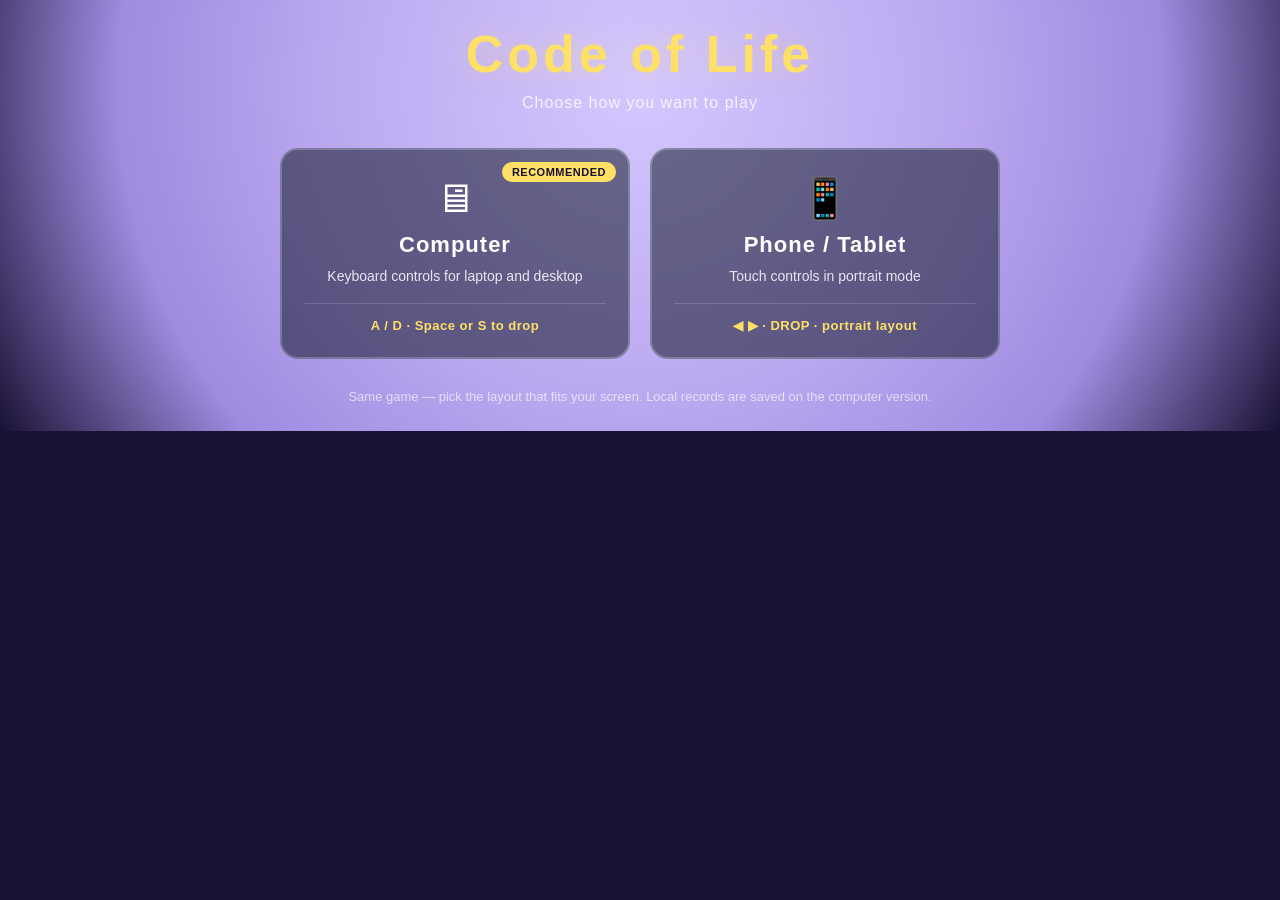
<file: index.html>
<!doctype html>
<html lang="en">
  <head>
    <meta charset="UTF-8" />
    <meta name="viewport" content="width=device-width, initial-scale=1.0" />
    <meta name="theme-color" content="#1a1235" />
    <title>Code of Life</title>
    <link rel="stylesheet" href="./chooser.css" />
  </head>
  <body>
    <main id="chooser">
      <h1 id="chooser-title">Code of Life</h1>
      <p id="chooser-subtitle">Choose how you want to play</p>

      <div id="chooser-cards">
        <a class="chooser-card" href="./desktop/" id="card-desktop">
          <div class="card-icon">🖥</div>
          <div class="card-title">Computer</div>
          <div class="card-desc">Keyboard controls for laptop and desktop</div>
          <div class="card-controls">A / D · Space or S to drop</div>
        </a>

        <a class="chooser-card" href="./phone/" id="card-phone">
          <div class="card-icon">📱</div>
          <div class="card-title">Phone / Tablet</div>
          <div class="card-desc">Touch controls in portrait mode</div>
          <div class="card-controls">◀ ▶ · DROP · portrait layout</div>
        </a>
      </div>

      <p id="chooser-hint">Same game — pick the layout that fits your screen. Local records are saved on the computer version.</p>
    </main>

    <script>
      (function () {
        var isMobile = /Android|iPhone|iPad|iPod|Mobile/i.test(navigator.userAgent);
        if (isMobile) {
          document.getElementById("card-phone").classList.add("recommended");
        } else {
          document.getElementById("card-desktop").classList.add("recommended");
        }
      })();
    </script>
  </body>
</html>
</file>
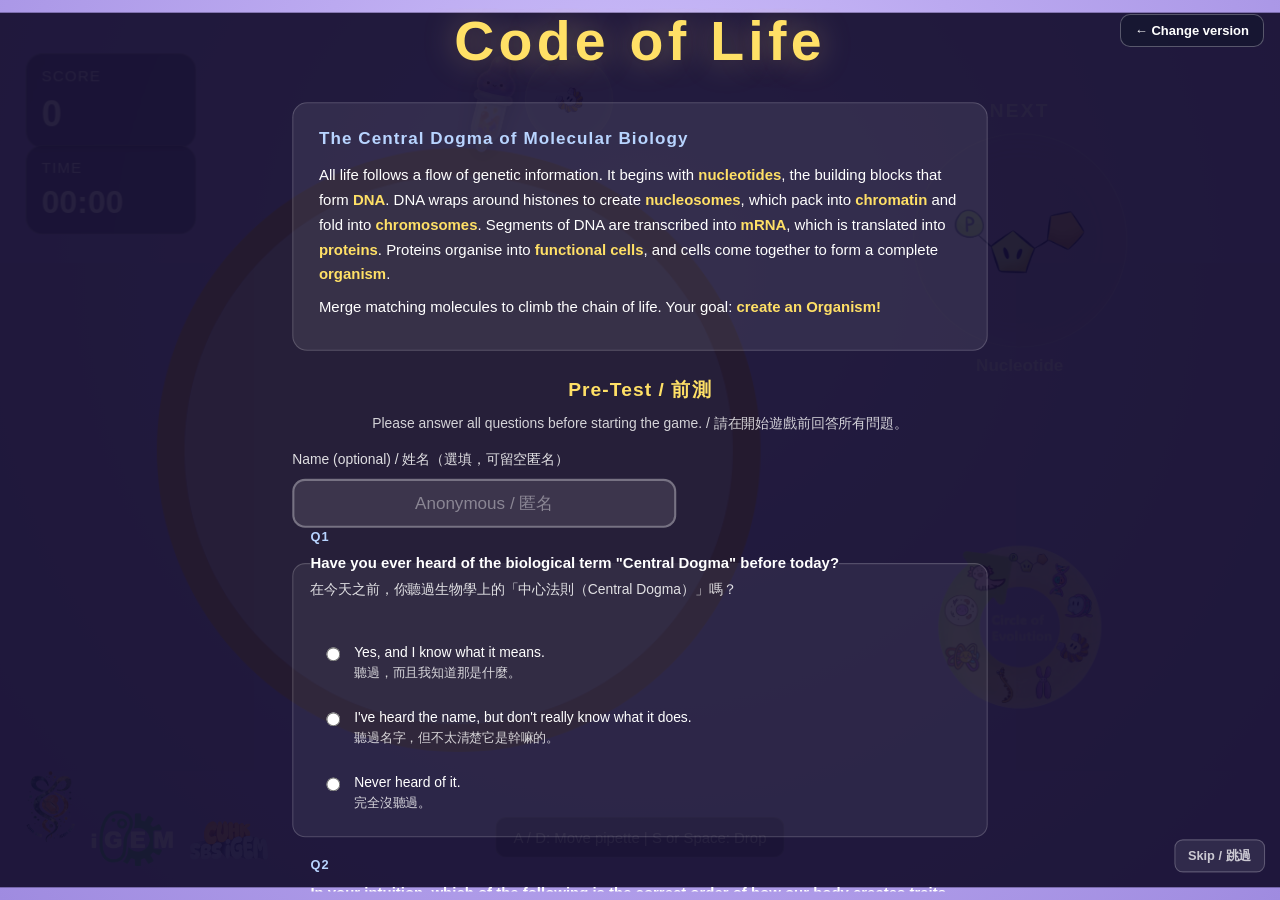
<file: desktop/index.html>
<!doctype html>
<html lang="en">
  <head>
    <meta charset="UTF-8" />
    <meta name="viewport" content="width=device-width, initial-scale=1.0" />
    <title>Code of Life</title>
    <link rel="stylesheet" href="./remake.css" />
  </head>
  <body>
    <div id="app">
      <div id="app-inner">

      <!-- ===== START SCREEN ===== -->
      <div id="start-overlay" class="active">
        <div id="start-content">
          <div id="start-title">Code of Life</div>

          <div id="edu-note">
            <div id="edu-heading">The Central Dogma of Molecular Biology</div>
            <p>
              All life follows a flow of genetic information. It begins with
              <strong>nucleotides</strong>, the building blocks that form
              <strong>DNA</strong>. DNA wraps around histones to create
              <strong>nucleosomes</strong>, which pack into
              <strong>chromatin</strong> and fold into
              <strong>chromosomes</strong>. Segments of DNA are transcribed into
              <strong>mRNA</strong>, which is translated into
              <strong>proteins</strong>. Proteins organise into
              <strong>functional cells</strong>, and cells come together to form
              a complete <strong>organism</strong>.
            </p>
            <p>
              Merge matching molecules to climb the chain of life.
              Your goal: <strong>create an Organism!</strong>
            </p>
          </div>

          <div id="pretest-section">
            <div id="pretest-heading">Pre-Test / 前測</div>
            <p class="survey-intro">Please answer all questions before starting the game. / 請在開始遊戲前回答所有問題。</p>

            <div id="username-section">
              <label id="username-label" for="username-input">Name (optional) / 姓名（選填，可留空匿名）</label>
              <input id="username-input" type="text" placeholder="Anonymous / 匿名" maxlength="20" autocomplete="off" />
            </div>

            <div id="pretest-questions"></div>
            <p id="pretest-error" class="survey-error" hidden>Please answer all pre-test questions. / 請回答所有前測問題。</p>
          </div>

          <div id="ranking-section">
            <div id="ranking-heading">Local Records</div>
            <div id="ranking-list"></div>
          </div>

          <button id="start-btn" type="button">Start Game / 開始遊戲</button>
        </div>
        <button id="pretest-skip-btn" class="survey-skip-btn" type="button">Skip / 跳過</button>
      </div>

      <!-- ===== HUD ===== -->
      <div id="score-panel" class="hud">
        <div class="label">SCORE</div>
        <div id="score-value">0</div>
      </div>

      <div id="timer-panel" class="hud">
        <div class="label">TIME</div>
        <div id="timer-value">00:00</div>
      </div>

      <div id="evolution-panel" class="hud">
        <div id="next-fruit-evolution-wrap">
          <div id="next-fruit-evolution-label">Next</div>
          <div id="next-fruit-evolution-bubble">
            <div id="next-fruit-evolution-img"></div>
          </div>
          <div id="next-fruit-evolution-name"></div>
        </div>
        <div id="evolution-placeholder"></div>
      </div>

      <div id="controls-hint" class="hud">A / D: Move pipette | S or Space: Drop</div>

      <div id="logos-corner" class="hud">
        <img id="logo1" src="../design/logo1.png" alt="Logo 1" />
        <img id="logo2" src="../design/logo2.png" alt="Logo 2" />
        <img id="logo3" src="../design/logo3.png" alt="Logo 3" />
      </div>

      <div id="game-root"></div>

      <div id="pipette-wrapper">
        <img id="pipette" src="../design/pipette.png" alt="pipette" />
        <div id="next-fruit-bubble">
          <div id="next-fruit"></div>
        </div>
      </div>

      <!-- ===== WARNING ===== -->
      <div id="warning-overlay">
        <div id="warning-content">
          <div id="warning-title">WARNING</div>
          <div id="warning-timer">10</div>
        </div>
      </div>

      <!-- ===== GAME OVER ===== -->
      <div id="gameover-overlay">
        <div id="gameover-content">
          <div id="gameover-title">GAME OVER</div>
          <div id="gameover-score-label">Your Score</div>
          <div id="final-score">0</div>
          <button id="gameover-continue-btn" class="restart-btn" type="button">Continue to Post-Test / 繼續後測</button>
        </div>
      </div>

      <!-- ===== WIN ===== -->
      <div id="win-overlay">
        <div id="win-content">
          <div id="win-title">YOU WIN!</div>
          <div id="win-subtitle">Organism Created</div>
          <div id="win-time-label">Time</div>
          <div id="win-time">00:00</div>
          <div id="win-score-label">Score</div>
          <div id="win-score">0</div>
          <button id="win-continue-btn" class="restart-btn" type="button">Continue to Post-Test / 繼續後測</button>
        </div>
      </div>

      <!-- ===== POST-TEST ===== -->
      <div id="posttest-overlay">
        <div id="posttest-content">
          <div id="posttest-heading">Post-Test / 後測</div>
          <p class="survey-intro">Thank you for playing! Please answer these questions. / 感謝遊玩！請回答以下問題。</p>
          <div id="posttest-questions"></div>
          <p id="posttest-error" class="survey-error" hidden>Please answer all post-test questions. / 請回答所有後測問題。</p>
          <p id="posttest-status" class="survey-status" hidden></p>
          <button id="posttest-submit-btn" class="restart-btn" type="button">Submit / 提交</button>
        </div>
        <button id="posttest-skip-btn" class="survey-skip-btn" type="button">Skip / 跳過</button>
      </div>

      <!-- ===== THANK YOU ===== -->
      <div id="thankyou-overlay">
        <div id="thankyou-content">
          <div id="thankyou-title">Thank You! / 感謝參與</div>
          <p id="thankyou-message">Your responses have been recorded.</p>
          <button id="thankyou-restart-btn" class="restart-btn" type="button" onclick="location.reload()">Play Again / 再玩一次</button>
        </div>
      </div>

      </div>
    </div>

    <a class="version-link" href="../">← Change version</a>

    <script src="../lib/matter.min.js"></script>
    <script src="../lib/survey.js"></script>
    <script src="./remake.js"></script>
  </body>
</html>
</file>
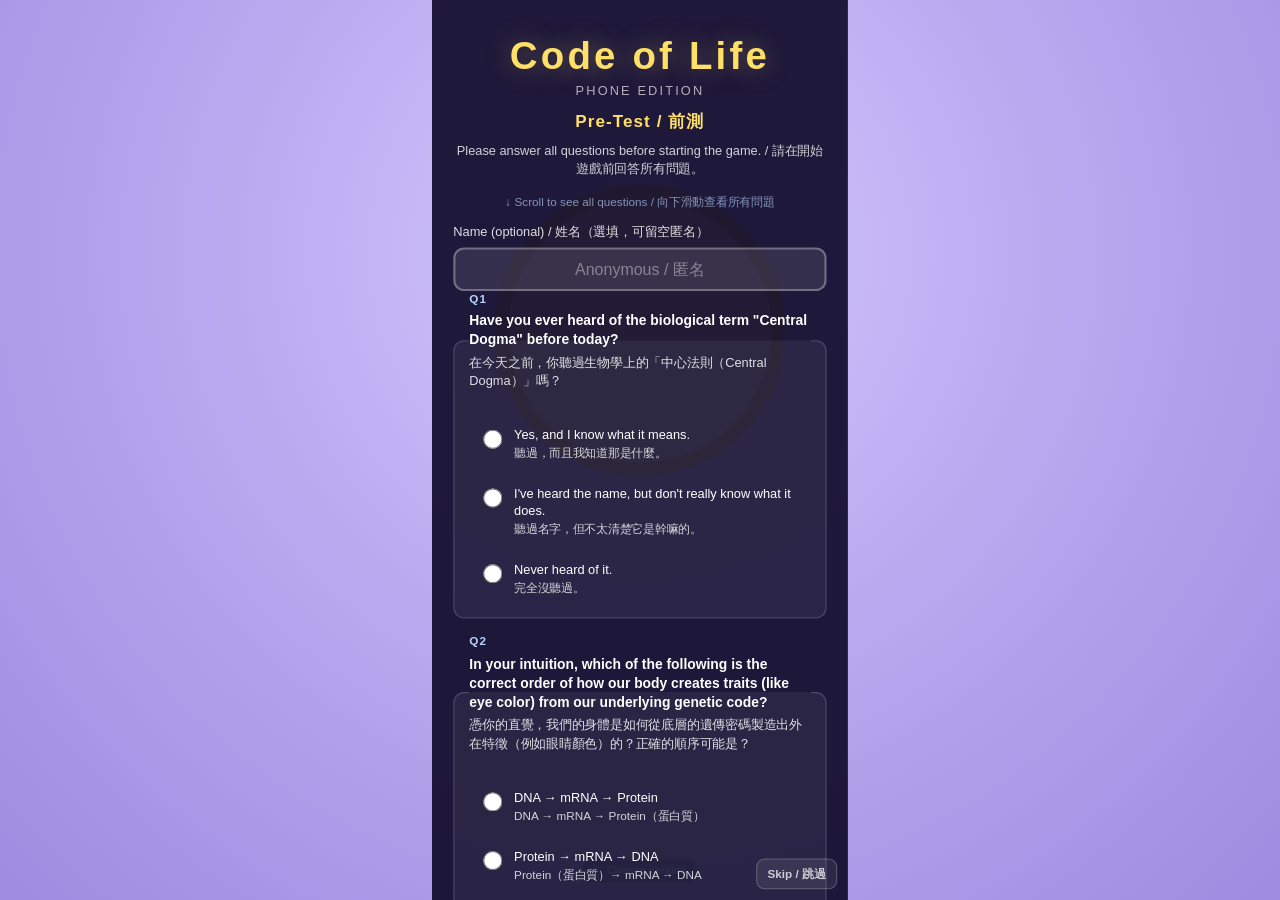
<file: phone/index.html>
<!doctype html>
<html lang="en">
  <head>
    <meta charset="UTF-8" />
    <meta
      name="viewport"
      content="width=device-width, initial-scale=1.0, maximum-scale=1.0, user-scalable=no, viewport-fit=cover"
    />
    <meta name="apple-mobile-web-app-capable" content="yes" />
    <meta name="apple-mobile-web-app-title" content="Code of Life" />
    <meta name="mobile-web-app-capable" content="yes" />
    <meta name="theme-color" content="#1a1235" />
    <title>Code of Life — Phone</title>
    <link rel="stylesheet" href="./phone.css" />
  </head>
  <body>
    <div id="app">
      <div id="app-scale">
      <div id="app-inner">

      <!-- ===== START SCREEN ===== -->
      <div id="start-overlay" class="active">
        <div id="start-content">
          <div id="start-title">Code of Life</div>
          <div id="start-subtitle">Phone Edition</div>

          <div id="pretest-section">
            <div id="pretest-heading">Pre-Test / 前測</div>
            <p class="survey-intro">Please answer all questions before starting the game. / 請在開始遊戲前回答所有問題。</p>
            <p class="survey-scroll-hint">↓ Scroll to see all questions / 向下滑動查看所有問題</p>

            <div id="username-section">
              <label id="username-label" for="username-input">Name (optional) / 姓名（選填，可留空匿名）</label>
              <input id="username-input" type="text" placeholder="Anonymous / 匿名" maxlength="20" autocomplete="off" />
            </div>

            <div id="pretest-questions"></div>
            <p id="pretest-error" class="survey-error" hidden>Please answer all pre-test questions. / 請回答所有前測問題。</p>
          </div>

          <button id="start-btn" type="button">Start Game / 開始遊戲</button>

          <details id="edu-note">
            <summary id="edu-heading">How to play / 遊戲說明</summary>
            <p>
              Merge matching molecules to climb the chain of life — from
              <strong>nucleotides</strong> to a complete <strong>organism</strong>.
            </p>
            <p>
              Your goal: <strong>create an Organism!</strong>
            </p>
          </details>
        </div>
        <button id="pretest-skip-btn" class="survey-skip-btn" type="button">Skip / 跳過</button>
      </div>

      <!-- ===== HUD ===== -->
      <div id="hud-top">
        <div id="score-panel" class="hud">
          <div class="label">SCORE</div>
          <div id="score-value">0</div>
        </div>

        <div id="timer-panel" class="hud">
          <div class="label">TIME</div>
          <div id="timer-value">00:00</div>
        </div>
      </div>

      <div id="evolution-panel" class="hud">
        <div id="next-fruit-evolution-label">Next</div>
        <div id="next-fruit-evolution-bubble">
          <div id="next-fruit-evolution-img"></div>
        </div>
        <div id="next-fruit-evolution-name"></div>
      </div>

      <div id="game-root"></div>

      <div id="phone-footer" class="hud">
        <div id="logos-corner">
          <img id="logo1" src="../design/logo1.png" alt="Logo 1" />
          <img id="logo2" src="../design/logo2.png" alt="Logo 2" />
          <img id="logo3" src="../design/logo3.png" alt="Logo 3" />
        </div>
        <div id="evolution-placeholder" aria-hidden="true"></div>
      </div>

      <div id="pipette-wrapper">
        <img id="pipette" src="../design/pipette.png" alt="pipette" />
        <div id="next-fruit-bubble">
          <div id="next-fruit"></div>
        </div>
      </div>

      <!-- ===== TOUCH CONTROLS ===== -->
      <div id="touch-controls">
        <button id="btn-left" class="touch-btn" aria-label="Rotate left">◀</button>
        <button id="btn-drop" class="touch-btn touch-btn-drop" aria-label="Drop">DROP</button>
        <button id="btn-right" class="touch-btn" aria-label="Rotate right">▶</button>
      </div>

      <!-- ===== WARNING ===== -->
      <div id="warning-overlay">
        <div id="warning-content">
          <div id="warning-title">WARNING</div>
          <div id="warning-timer">10</div>
        </div>
      </div>

      <!-- ===== GAME OVER ===== -->
      <div id="gameover-overlay">
        <div id="gameover-content">
          <div id="gameover-title">GAME OVER</div>
          <div id="gameover-score-label">Your Score</div>
          <div id="final-score">0</div>
          <button id="gameover-continue-btn" class="restart-btn" type="button">Continue to Post-Test / 繼續後測</button>
        </div>
      </div>

      <!-- ===== WIN ===== -->
      <div id="win-overlay">
        <div id="win-content">
          <div id="win-title">YOU WIN!</div>
          <div id="win-subtitle">Organism Created</div>
          <div id="win-time-label">Time</div>
          <div id="win-time">00:00</div>
          <div id="win-score-label">Score</div>
          <div id="win-score">0</div>
          <button id="win-continue-btn" class="restart-btn" type="button">Continue to Post-Test / 繼續後測</button>
        </div>
      </div>

      <!-- ===== POST-TEST ===== -->
      <div id="posttest-overlay">
        <div id="posttest-content">
          <div id="posttest-heading">Post-Test / 後測</div>
          <p class="survey-intro">Thank you for playing! Please answer these questions. / 感謝遊玩！請回答以下問題。</p>
          <p class="survey-scroll-hint">↓ Scroll to see all questions / 向下滑動查看所有問題</p>
          <div id="posttest-questions"></div>
          <p id="posttest-error" class="survey-error" hidden>Please answer all post-test questions. / 請回答所有後測問題。</p>
          <p id="posttest-status" class="survey-status" hidden></p>
          <button id="posttest-submit-btn" class="restart-btn" type="button">Submit / 提交</button>
        </div>
        <button id="posttest-skip-btn" class="survey-skip-btn" type="button">Skip / 跳過</button>
      </div>

      <!-- ===== THANK YOU ===== -->
      <div id="thankyou-overlay">
        <div id="thankyou-content">
          <div id="thankyou-title">Thank You! / 感謝參與</div>
          <p id="thankyou-message">Your responses have been recorded.</p>
          <button id="thankyou-restart-btn" class="restart-btn" type="button" onclick="location.reload()">Play Again / 再玩一次</button>
        </div>
      </div>

      <a class="version-link" href="../">← Change version</a>
      </div>
      </div>
    </div>

    <script src="../lib/matter.min.js"></script>
    <script src="../lib/survey.js"></script>
    <script src="./phone.js"></script>
  </body>
</html>
</file>
<file: chooser.css>
* {
  box-sizing: border-box;
}

html, body {
  margin: 0;
  min-height: 100%;
  font-family: Arial, sans-serif;
  color: #ffffff;
  background: #1a1235;
}

body {
  display: flex;
  align-items: center;
  justify-content: center;
  padding: 24px;
  background: radial-gradient(circle at 50% 20%, #d4c8ff 0%, #bba9f0 42%, #9f8be0 72%, #1a1235 100%);
}

#chooser {
  width: 100%;
  max-width: 720px;
  text-align: center;
}

#chooser-title {
  margin: 0;
  font-size: clamp(36px, 8vw, 52px);
  font-weight: 900;
  letter-spacing: 4px;
  color: #ffe066;
  text-shadow: 0 0 30px rgba(255, 224, 102, 0.35);
}

#chooser-subtitle {
  margin: 10px 0 0;
  font-size: 16px;
  opacity: 0.8;
  letter-spacing: 1px;
}

#chooser-cards {
  display: grid;
  grid-template-columns: repeat(auto-fit, minmax(260px, 1fr));
  gap: 20px;
  margin-top: 36px;
}

.chooser-card {
  position: relative;
  display: block;
  padding: 28px 22px 24px;
  border-radius: 18px;
  text-decoration: none;
  color: inherit;
  background: rgba(18, 22, 42, 0.55);
  border: 2px solid rgba(255, 255, 255, 0.22);
  backdrop-filter: blur(4px);
  transition: transform 0.15s ease, border-color 0.15s ease, box-shadow 0.15s ease;
}

.chooser-card:hover {
  transform: translateY(-4px);
  border-color: rgba(255, 224, 102, 0.55);
  box-shadow: 0 10px 32px rgba(0, 0, 0, 0.25);
}

.chooser-card.recommended::after {
  content: "Recommended";
  position: absolute;
  top: 12px;
  right: 12px;
  padding: 4px 10px;
  border-radius: 999px;
  font-size: 11px;
  font-weight: 700;
  letter-spacing: 0.5px;
  text-transform: uppercase;
  color: #1a1230;
  background: #ffe066;
}

.card-icon {
  font-size: 40px;
  line-height: 1;
}

.card-title {
  margin-top: 14px;
  font-size: 22px;
  font-weight: 800;
  letter-spacing: 1px;
}

.card-desc {
  margin-top: 8px;
  font-size: 14px;
  line-height: 1.5;
  opacity: 0.85;
}

.card-controls {
  margin-top: 16px;
  padding-top: 14px;
  border-top: 1px solid rgba(255, 255, 255, 0.15);
  font-size: 13px;
  font-weight: 600;
  color: #ffe066;
  letter-spacing: 0.5px;
}

#chooser-hint {
  margin: 28px 0 0;
  font-size: 13px;
  opacity: 0.65;
  line-height: 1.5;
}
</file>
<file: desktop/remake.css>
* {
  box-sizing: border-box;
}

.version-link {
  position: fixed;
  top: 14px;
  right: 16px;
  z-index: 400;
  padding: 8px 14px;
  border-radius: 10px;
  font-size: 13px;
  font-weight: 600;
  color: #ffffff;
  text-decoration: none;
  background: rgba(18, 22, 42, 0.55);
  border: 1px solid rgba(255, 255, 255, 0.28);
  backdrop-filter: blur(2px);
}

.version-link:hover {
  border-color: #ffe066;
  color: #ffe066;
}

html, body {
  margin: 0;
  padding: 0;
  width: 100%;
  height: 100%;
  overflow: hidden;
  border: none;
  outline: none;
  font-family: Arial, sans-serif;
  background: #1a1235;
  color: #ffffff;
}

#app {
  position: fixed;
  inset: 0;
  display: flex;
  align-items: center;
  justify-content: center;
  overflow: hidden;
  border: none;
  outline: none;
  background: radial-gradient(circle at 50% 30%, #d4c8ff 0%, #bba9f0 45%, #9f8be0 100%);
}

#app-inner {
  position: relative;
  width: 1200px;
  height: 820px;
  flex-shrink: 0;
  transform-origin: center center;
}

#game-root {
  position: absolute;
  inset: 0;
}

/* ===== Start screen ===== */

#start-overlay {
  position: absolute;
  inset: 0;
  z-index: 300;
  background: rgba(20, 14, 46, 0.92);
  display: flex;
  align-items: center;
  justify-content: center;
  opacity: 0;
  pointer-events: none;
  transition: opacity 0.4s ease;
}

#start-overlay.active {
  opacity: 1;
  pointer-events: auto;
}

#start-content {
  text-align: center;
  max-width: 700px;
  padding: 0 24px 32px;
  max-height: 92vh;
  overflow-y: auto;
}

#start-title {
  font-size: 52px;
  font-weight: 900;
  letter-spacing: 4px;
  color: #ffe066;
  text-shadow: 0 0 30px rgba(255, 224, 102, 0.35);
}

#start-subtitle {
  margin-top: 6px;
  font-size: 18px;
  opacity: 0.7;
  letter-spacing: 2px;
}

#edu-note {
  margin-top: 28px;
  padding: 20px 24px;
  border-radius: 14px;
  background: rgba(255, 255, 255, 0.08);
  border: 1px solid rgba(255, 255, 255, 0.18);
  text-align: left;
  line-height: 1.65;
  font-size: 14px;
}

#edu-heading {
  font-size: 16px;
  font-weight: 700;
  letter-spacing: 1px;
  margin-bottom: 10px;
  color: #b8d4ff;
}

#edu-note p {
  margin: 8px 0;
}

#edu-note strong {
  color: #ffe066;
}

#ranking-section {
  margin-top: 24px;
}

#ranking-heading {
  font-size: 16px;
  font-weight: 700;
  letter-spacing: 1.5px;
  text-transform: uppercase;
  margin-bottom: 10px;
  opacity: 0.85;
}

#ranking-list {
  display: flex;
  flex-direction: column;
  gap: 4px;
  max-height: 160px;
  overflow-y: auto;
}

.rank-row {
  display: flex;
  justify-content: space-between;
  padding: 6px 16px;
  border-radius: 8px;
  background: rgba(255, 255, 255, 0.07);
  font-size: 14px;
  font-variant-numeric: tabular-nums;
}

.rank-row .rank-pos {
  width: 30px;
  text-align: left;
  font-weight: 700;
  color: #ffe066;
}

.rank-row .rank-name {
  flex: 1;
  text-align: left;
  overflow: hidden;
  text-overflow: ellipsis;
  white-space: nowrap;
}

.rank-row .rank-result {
  width: 50px;
  text-align: center;
}

.rank-row .rank-score {
  width: 80px;
  text-align: right;
}

.rank-row .rank-time {
  width: 80px;
  text-align: right;
}

.rank-empty {
  font-size: 14px;
  opacity: 0.5;
  padding: 8px 0;
}

#username-section {
  margin-top: 16px;
  text-align: left;
}

#username-label {
  display: block;
  margin-bottom: 8px;
  font-size: 13px;
  opacity: 0.85;
  line-height: 1.4;
}

#username-input {
  width: 100%;
  max-width: 360px;
  padding: 12px 18px;
  font-size: 16px;
  font-weight: 600;
  text-align: center;
  color: #ffffff;
  background: rgba(255, 255, 255, 0.1);
  border: 2px solid rgba(255, 255, 255, 0.3);
  border-radius: 12px;
  outline: none;
  transition: border-color 0.2s ease;
}

#username-input::placeholder {
  color: rgba(255, 255, 255, 0.4);
  font-weight: 400;
}

#username-input:focus {
  border-color: #ffe066;
}

#start-btn {
  margin-top: 20px;
  padding: 14px 64px;
  font-size: 22px;
  font-weight: 800;
  letter-spacing: 4px;
  color: #1a1230;
  background: linear-gradient(135deg, #ffe066, #ffb347);
  border: none;
  border-radius: 14px;
  cursor: pointer;
  transition: transform 0.15s ease, box-shadow 0.15s ease;
  box-shadow: 0 4px 20px rgba(255, 224, 102, 0.35);
}

#start-btn:hover {
  transform: scale(1.06);
  box-shadow: 0 6px 28px rgba(255, 224, 102, 0.5);
}

/* ===== Pre/Post survey ===== */

#pretest-section,
#posttest-content {
  text-align: left;
}

#pretest-heading,
#posttest-heading {
  margin-top: 24px;
  font-size: 18px;
  font-weight: 800;
  letter-spacing: 1px;
  color: #ffe066;
  text-align: center;
}

.survey-intro {
  margin: 10px 0 16px;
  font-size: 13px;
  opacity: 0.8;
  line-height: 1.5;
  text-align: center;
}

.survey-question {
  margin: 0 0 18px;
  padding: 14px 16px;
  border: 1px solid rgba(255, 255, 255, 0.18);
  border-radius: 12px;
  background: rgba(255, 255, 255, 0.06);
}

.survey-legend {
  display: flex;
  flex-direction: column;
  gap: 6px;
  margin-bottom: 10px;
  padding: 0;
  font-size: 14px;
  line-height: 1.45;
}

.survey-q-num {
  font-size: 12px;
  font-weight: 800;
  letter-spacing: 1px;
  color: #b8d4ff;
  text-transform: uppercase;
}

.survey-q-en {
  font-weight: 600;
}

.survey-q-zh {
  opacity: 0.85;
  font-size: 13px;
}

.survey-option {
  display: flex;
  align-items: flex-start;
  gap: 10px;
  margin-top: 8px;
  padding: 8px 10px;
  border-radius: 8px;
  cursor: pointer;
  transition: background 0.15s ease;
}

.survey-option:hover {
  background: rgba(255, 255, 255, 0.06);
}

.survey-option input {
  margin-top: 4px;
  flex-shrink: 0;
}

.survey-option-text {
  display: flex;
  flex-direction: column;
  gap: 2px;
  font-size: 13px;
  line-height: 1.4;
}

.survey-opt-zh {
  opacity: 0.8;
  font-size: 12px;
}

.survey-error {
  margin-top: 10px;
  color: #ff8f8f;
  font-size: 13px;
  text-align: center;
}

.survey-status {
  margin-top: 10px;
  font-size: 13px;
  text-align: center;
  opacity: 0.9;
}

#posttest-overlay,
#thankyou-overlay {
  position: absolute;
  inset: 0;
  z-index: 260;
  pointer-events: none;
  opacity: 0;
  transition: opacity 0.4s ease;
  background: rgba(20, 14, 46, 0.94);
  display: flex;
  align-items: flex-start;
  justify-content: center;
  overflow-y: auto;
}

#posttest-overlay.active,
#thankyou-overlay.active {
  opacity: 1;
  pointer-events: auto;
}

#posttest-content {
  width: 100%;
  max-width: 720px;
  padding: 32px 24px 40px;
}

#thankyou-content {
  text-align: center;
  padding: 48px 24px;
  margin: auto;
}

#thankyou-title {
  font-size: 42px;
  font-weight: 900;
  color: #ffe066;
}

#thankyou-message {
  margin-top: 16px;
  font-size: 16px;
  opacity: 0.85;
  line-height: 1.5;
}

.survey-skip-btn {
  position: absolute;
  right: 14px;
  bottom: 14px;
  z-index: 5;
  padding: 6px 12px;
  font-size: 12px;
  font-weight: 600;
  color: rgba(255, 255, 255, 0.75);
  background: rgba(255, 255, 255, 0.08);
  border: 1px solid rgba(255, 255, 255, 0.22);
  border-radius: 8px;
  cursor: pointer;
  transition: background 0.15s ease, border-color 0.15s ease, color 0.15s ease;
}

.survey-skip-btn:hover {
  color: #ffffff;
  border-color: rgba(255, 255, 255, 0.4);
  background: rgba(255, 255, 255, 0.14);
}

/* ===== HUD panels ===== */

.hud {
  transition: opacity 0.3s ease;
}

#score-panel {
  position: absolute;
  top: 38px;
  left: 24px;
  width: 160px;
  padding: 12px 14px;
  border-radius: 16px;
  background: rgba(18, 22, 42, 0.45);
  backdrop-filter: blur(2px);
  border: 1px solid rgba(255, 255, 255, 0.28);
  z-index: 20;
}

.label {
  font-size: 14px;
  letter-spacing: 1.2px;
  text-transform: uppercase;
  opacity: 0.9;
}

#score-value {
  margin-top: 8px;
  font-size: 34px;
  font-weight: 700;
}

#timer-panel {
  position: absolute;
  top: 124px;
  left: 24px;
  width: 160px;
  padding: 12px 14px;
  border-radius: 16px;
  background: rgba(18, 22, 42, 0.45);
  backdrop-filter: blur(2px);
  border: 1px solid rgba(255, 255, 255, 0.28);
  z-index: 20;
}

#timer-value {
  margin-top: 8px;
  font-size: 30px;
  font-weight: 700;
  font-variant-numeric: tabular-nums;
}

#evolution-panel {
  position: absolute;
  right: 24px;
  bottom: 24px;
  text-align: center;
  z-index: 20;
}

#next-fruit-evolution-wrap {
  margin-bottom: 16px;
}

#next-fruit-evolution-label {
  font-size: 18px;
  font-weight: 700;
  letter-spacing: 2px;
  text-transform: uppercase;
  opacity: 0.9;
  margin-bottom: 10px;
}

#next-fruit-evolution-bubble {
  width: 161px;
  height: 161px;
  margin: 0 auto;
  border-radius: 50%;
  background: rgba(180, 160, 220, 0.45);
  border: 1px solid rgba(255, 255, 255, 0.35);
  display: flex;
  align-items: center;
  justify-content: center;
  box-shadow: inset 0 0 40px rgba(255, 255, 255, 0.12);
}

#next-fruit-evolution-img {
  width: 70%;
  height: 70%;
  border-radius: 50%;
  background-position: center;
  background-repeat: no-repeat;
  background-size: contain;
}

#next-fruit-evolution-name {
  margin-top: 8px;
  font-size: 16px;
  font-weight: 600;
  opacity: 0.95;
}

#evolution-placeholder {
  margin-top: 10px;
  width: 440px;
  height: 440px;
  border-radius: 0;
  background-color: transparent;
  background-image: url("../design/circle.png");
  background-position: center;
  background-repeat: no-repeat;
  background-size: contain;
  border: none;
  box-shadow: none;
}

#controls-hint {
  position: absolute;
  left: 50%;
  bottom: 28px;
  transform: translateX(-50%);
  padding: 10px 16px;
  border-radius: 10px;
  background: rgba(0, 0, 0, 0.36);
  border: 1px solid rgba(255, 255, 255, 0.24);
  font-size: 14px;
  z-index: 20;
}

#logos-corner {
  position: absolute;
  left: 24px;
  bottom: 20px;
  display: flex;
  align-items: flex-end;
  gap: 14px;
  z-index: 20;
}

#logos-corner img {
  max-height: 88px;
  width: auto;
  object-fit: contain;
  display: block;
}

#logos-corner #logo1 {
  max-height: 110px;
  margin-left: -20px;
  margin-bottom: 0;
}

#logos-corner #logo2 {
  max-height: 52px;
  margin-left: -20px;
}

#logos-corner #logo3 {
  max-height: 52px;
  margin-left: -10px;
  margin-bottom: 0;
}

#pipette-wrapper {
  position: absolute;
  width: 180px;
  height: 90px;
  transform-origin: 35px 45px;
  z-index: 25;
  pointer-events: none;
}

#pipette {
  position: absolute;
  left: 0;
  top: 0;
  width: 120px;
  height: auto;
  filter: drop-shadow(0 6px 8px rgba(0, 0, 0, 0.3));
}

#next-fruit-bubble {
  position: absolute;
  left: 90px;
  top: 10px;
  width: 66px;
  height: 66px;
  border-radius: 50%;
  background: rgba(255, 255, 255, 0.23);
  border: 1px solid rgba(255, 255, 255, 0.48);
  display: flex;
  align-items: center;
  justify-content: center;
}

#next-fruit {
  border-radius: 50%;
  background-position: center;
  background-repeat: no-repeat;
  background-size: contain;
  box-shadow: inset 0 0 10px rgba(255, 255, 255, 0.34);
}

/* ===== Warning overlay ===== */

#warning-overlay {
  position: absolute;
  inset: 0;
  z-index: 100;
  pointer-events: none;
  opacity: 0;
  transition: opacity 0.3s ease;
}

#warning-overlay.active {
  opacity: 1;
  animation: pulse-red 1s ease-in-out infinite;
  background: rgba(200, 0, 0, 0.22);
  border: 4px solid rgba(255, 40, 40, 0.7);
  border-radius: 4px;
}

@keyframes pulse-red {
  0%, 100% { background: rgba(200, 0, 0, 0.18); }
  50%      { background: rgba(200, 0, 0, 0.35); }
}

#warning-content {
  position: absolute;
  top: 50%;
  left: 50%;
  transform: translate(-50%, -50%);
  text-align: center;
}

#warning-title {
  font-size: 64px;
  font-weight: 900;
  color: #ff2828;
  letter-spacing: 8px;
  text-shadow: 0 0 30px rgba(255, 0, 0, 0.6), 0 2px 6px rgba(0, 0, 0, 0.5);
  animation: shake 0.4s ease-in-out infinite;
}

@keyframes shake {
  0%, 100% { transform: translateX(0); }
  25%      { transform: translateX(-6px); }
  75%      { transform: translateX(6px); }
}

#warning-timer {
  margin-top: 12px;
  font-size: 80px;
  font-weight: 800;
  color: #ffffff;
  text-shadow: 0 0 20px rgba(255, 0, 0, 0.5);
}

/* ===== Game-over overlay ===== */

#gameover-overlay {
  position: absolute;
  inset: 0;
  z-index: 200;
  pointer-events: none;
  opacity: 0;
  transition: opacity 0.5s ease;
  background: rgba(0, 0, 0, 0.75);
  display: flex;
  align-items: center;
  justify-content: center;
}

#gameover-overlay.active {
  opacity: 1;
  pointer-events: auto;
}

#gameover-content {
  text-align: center;
}

#gameover-title {
  font-size: 72px;
  font-weight: 900;
  letter-spacing: 6px;
  color: #ff4444;
  text-shadow: 0 0 40px rgba(255, 0, 0, 0.5);
}

#gameover-score-label {
  margin-top: 24px;
  font-size: 20px;
  opacity: 0.8;
  letter-spacing: 2px;
  text-transform: uppercase;
}

#final-score {
  font-size: 88px;
  font-weight: 800;
  color: #ffe066;
  text-shadow: 0 0 24px rgba(255, 224, 102, 0.4);
}

/* ===== Win overlay ===== */

#win-overlay {
  position: absolute;
  inset: 0;
  z-index: 200;
  pointer-events: none;
  opacity: 0;
  transition: opacity 0.5s ease;
  background: rgba(0, 0, 0, 0.7);
  display: flex;
  align-items: center;
  justify-content: center;
}

#win-overlay.active {
  opacity: 1;
  pointer-events: auto;
}

#win-content {
  text-align: center;
}

#win-title {
  font-size: 72px;
  font-weight: 900;
  letter-spacing: 6px;
  color: #5add8c;
  text-shadow: 0 0 40px rgba(90, 221, 140, 0.5);
}

#win-subtitle {
  margin-top: 8px;
  font-size: 22px;
  opacity: 0.85;
  letter-spacing: 2px;
}

#win-time-label,
#win-score-label {
  margin-top: 24px;
  font-size: 16px;
  opacity: 0.7;
  letter-spacing: 2px;
  text-transform: uppercase;
}

#win-time {
  font-size: 56px;
  font-weight: 800;
  color: #ffe066;
  text-shadow: 0 0 20px rgba(255, 224, 102, 0.4);
  font-variant-numeric: tabular-nums;
}

#win-score {
  font-size: 56px;
  font-weight: 800;
  color: #ffe066;
  text-shadow: 0 0 20px rgba(255, 224, 102, 0.4);
}

/* ===== Restart button (shared) ===== */

.restart-btn {
  margin-top: 32px;
  padding: 14px 52px;
  font-size: 20px;
  font-weight: 800;
  letter-spacing: 3px;
  color: #1a1230;
  background: linear-gradient(135deg, #ffe066, #ffb347);
  border: none;
  border-radius: 14px;
  cursor: pointer;
  transition: transform 0.15s ease, box-shadow 0.15s ease;
  box-shadow: 0 4px 20px rgba(255, 224, 102, 0.35);
}

.restart-btn:hover {
  transform: scale(1.06);
  box-shadow: 0 6px 28px rgba(255, 224, 102, 0.5);
}
</file>
<file: phone/phone.css>
* {
  box-sizing: border-box;
  -webkit-tap-highlight-color: transparent;
}

.version-link {
  position: absolute;
  bottom: 16px;
  left: 50%;
  transform: translateX(-50%);
  z-index: 35;
  padding: 5px 10px;
  border-radius: 10px;
  font-size: 10px;
  font-weight: 600;
  color: #ffffff;
  text-decoration: none;
  background: rgba(18, 22, 42, 0.55);
  border: 1px solid rgba(255, 255, 255, 0.28);
  white-space: nowrap;
}

.version-link:hover {
  border-color: #ffe066;
  color: #ffe066;
}

html, body {
  margin: 0;
  padding: 0;
  width: 100%;
  height: 100%;
  height: 100dvh;
  overflow: hidden;
  touch-action: none;
  font-family: Arial, sans-serif;
  background: #1a1235;
  color: #ffffff;
  user-select: none;
  -webkit-user-select: none;
}

#app {
  position: fixed;
  inset: 0;
  width: 100%;
  height: 100dvh;
  display: flex;
  align-items: center;
  justify-content: center;
  overflow: hidden;
  background: radial-gradient(circle at 50% 28%, #d4c8ff 0%, #bba9f0 45%, #9f8be0 100%);
  padding: env(safe-area-inset-top) env(safe-area-inset-right) env(safe-area-inset-bottom) env(safe-area-inset-left);
}

#app-scale {
  position: relative;
  flex-shrink: 0;
  overflow: hidden;
}

#app-inner {
  position: absolute;
  left: 0;
  top: 0;
  width: 390px;
  height: 844px;
  transform-origin: top left;
}

#game-root {
  position: absolute;
  inset: 0;
  z-index: 1;
}

/* ===== Start screen ===== */

#start-overlay {
  position: absolute;
  inset: 0;
  z-index: 300;
  background: rgba(20, 14, 46, 0.94);
  display: flex;
  align-items: flex-start;
  justify-content: center;
  opacity: 0;
  pointer-events: none;
  transition: opacity 0.4s ease;
  overflow-y: auto;
  overflow-x: hidden;
  -webkit-overflow-scrolling: touch;
  touch-action: pan-y;
  overscroll-behavior: contain;
  height: 100%;
}

#start-overlay.active {
  opacity: 1;
  pointer-events: auto;
}

#start-content {
  text-align: center;
  width: 100%;
  padding: 32px 20px 52px;
}

#start-title {
  font-size: 36px;
  font-weight: 900;
  letter-spacing: 3px;
  color: #ffe066;
  text-shadow: 0 0 24px rgba(255, 224, 102, 0.35);
}

#start-subtitle {
  margin-top: 4px;
  font-size: 12px;
  opacity: 0.65;
  letter-spacing: 2px;
  text-transform: uppercase;
}

#edu-note {
  margin-top: 16px;
  padding: 12px 14px;
  border-radius: 10px;
  background: rgba(255, 255, 255, 0.06);
  border: 1px solid rgba(255, 255, 255, 0.15);
  text-align: left;
  line-height: 1.45;
  font-size: 12px;
}

#edu-note summary {
  list-style: none;
  cursor: pointer;
  font-size: 13px;
  font-weight: 700;
  letter-spacing: 0.5px;
  color: #b8d4ff;
}

#edu-note summary::-webkit-details-marker {
  display: none;
}

#edu-note summary::after {
  content: " ▾";
  opacity: 0.7;
}

#edu-note[open] summary::after {
  content: " ▴";
}

#edu-heading {
  display: inline;
}

#edu-note p {
  margin: 8px 0 0;
}

#edu-note strong {
  color: #ffe066;
}

#start-btn {
  margin-top: 18px;
  padding: 14px 56px;
  font-size: 18px;
  font-weight: 800;
  letter-spacing: 2px;
  color: #1a1230;
  background: linear-gradient(135deg, #ffe066, #ffb347);
  border: none;
  border-radius: 14px;
  cursor: pointer;
  box-shadow: 0 4px 20px rgba(255, 224, 102, 0.35);
}

/* ===== Pre/Post survey ===== */

#pretest-section,
#posttest-content {
  text-align: left;
}

#pretest-heading,
#posttest-heading {
  margin-top: 12px;
  font-size: 16px;
  font-weight: 800;
  letter-spacing: 1px;
  color: #ffe066;
  text-align: center;
}

.survey-scroll-hint {
  margin: 0 0 10px;
  font-size: 11px;
  opacity: 0.65;
  text-align: center;
  color: #b8d4ff;
}

.survey-intro {
  margin: 8px 0 14px;
  font-size: 12px;
  opacity: 0.8;
  line-height: 1.45;
  text-align: center;
}

#username-section {
  margin-top: 12px;
}

#username-label {
  display: block;
  margin-bottom: 6px;
  font-size: 12px;
  opacity: 0.85;
  line-height: 1.4;
}

#username-input {
  width: 100%;
  padding: 10px 14px;
  font-size: 15px;
  font-weight: 600;
  text-align: center;
  color: #ffffff;
  background: rgba(255, 255, 255, 0.1);
  border: 2px solid rgba(255, 255, 255, 0.3);
  border-radius: 10px;
  outline: none;
}

#username-input::placeholder {
  color: rgba(255, 255, 255, 0.4);
  font-weight: 400;
}

.survey-question {
  margin: 0 0 14px;
  padding: 12px 14px;
  border: 1px solid rgba(255, 255, 255, 0.18);
  border-radius: 10px;
  background: rgba(255, 255, 255, 0.06);
  min-width: 0;
}

.survey-legend {
  display: flex;
  flex-direction: column;
  gap: 4px;
  margin-bottom: 8px;
  padding: 0;
  font-size: 13px;
  line-height: 1.4;
}

.survey-q-num {
  font-size: 11px;
  font-weight: 800;
  letter-spacing: 1px;
  color: #b8d4ff;
  text-transform: uppercase;
}

.survey-q-en {
  font-weight: 600;
}

.survey-q-zh {
  opacity: 0.85;
  font-size: 12px;
}

.survey-option {
  display: flex;
  align-items: flex-start;
  gap: 8px;
  margin-top: 6px;
  padding: 8px;
  border-radius: 8px;
  cursor: pointer;
  -webkit-tap-highlight-color: transparent;
}

.survey-option:active {
  background: rgba(255, 255, 255, 0.08);
}

.survey-option input {
  margin-top: 3px;
  flex-shrink: 0;
  width: 18px;
  height: 18px;
}

.survey-option-text {
  display: flex;
  flex-direction: column;
  gap: 2px;
  font-size: 12px;
  line-height: 1.35;
}

.survey-opt-zh {
  opacity: 0.8;
  font-size: 11px;
}

.survey-error {
  margin-top: 8px;
  color: #ff8f8f;
  font-size: 12px;
  text-align: center;
}

.survey-status {
  margin-top: 8px;
  font-size: 12px;
  text-align: center;
  opacity: 0.9;
}

#posttest-overlay,
#thankyou-overlay {
  position: absolute;
  inset: 0;
  z-index: 310;
  pointer-events: none;
  opacity: 0;
  transition: opacity 0.4s ease;
  background: rgba(20, 14, 46, 0.96);
  display: flex;
  align-items: flex-start;
  justify-content: center;
  overflow-y: auto;
  overflow-x: hidden;
  -webkit-overflow-scrolling: touch;
  touch-action: pan-y;
  overscroll-behavior: contain;
  height: 100%;
}

#posttest-overlay.active,
#thankyou-overlay.active {
  opacity: 1;
  pointer-events: auto;
}

#posttest-content {
  width: 100%;
  padding: 28px 20px 52px;
}

#thankyou-content {
  text-align: center;
  padding: 48px 20px;
  margin: auto;
}

#thankyou-title {
  font-size: 32px;
  font-weight: 900;
  color: #ffe066;
}

#thankyou-message {
  margin-top: 14px;
  font-size: 14px;
  opacity: 0.85;
  line-height: 1.5;
}

.survey-skip-btn {
  position: absolute;
  right: calc(10px + env(safe-area-inset-right, 0px));
  bottom: calc(10px + env(safe-area-inset-bottom, 0px));
  z-index: 5;
  padding: 6px 10px;
  font-size: 11px;
  font-weight: 600;
  color: rgba(255, 255, 255, 0.75);
  background: rgba(255, 255, 255, 0.08);
  border: 1px solid rgba(255, 255, 255, 0.22);
  border-radius: 8px;
  cursor: pointer;
  -webkit-tap-highlight-color: transparent;
}

.survey-skip-btn:hover,
.survey-skip-btn:active {
  color: #ffffff;
  border-color: rgba(255, 255, 255, 0.4);
  background: rgba(255, 255, 255, 0.14);
}

/* ===== HUD ===== */

.hud {
  transition: opacity 0.3s ease;
}

#hud-top {
  position: absolute;
  top: 8px;
  left: 8px;
  display: flex;
  align-items: flex-start;
  gap: 6px;
  z-index: 20;
  pointer-events: none;
}

#score-panel,
#timer-panel {
  flex: 0 0 auto;
  min-width: 62px;
  padding: 5px 8px;
  border-radius: 10px;
  background: rgba(18, 22, 42, 0.5);
  backdrop-filter: blur(2px);
  border: 1px solid rgba(255, 255, 255, 0.28);
}

.label {
  font-size: 8px;
  letter-spacing: 0.8px;
  text-transform: uppercase;
  opacity: 0.9;
}

#score-value {
  margin-top: 2px;
  font-size: 16px;
  font-weight: 700;
  line-height: 1;
}

#timer-value {
  margin-top: 2px;
  font-size: 15px;
  font-weight: 700;
  line-height: 1;
  font-variant-numeric: tabular-nums;
}

#evolution-panel {
  position: absolute;
  top: 78px;
  right: 52px;
  text-align: center;
  z-index: 20;
  pointer-events: none;
}

#next-fruit-evolution-label {
  font-size: 9px;
  font-weight: 700;
  letter-spacing: 1.2px;
  text-transform: uppercase;
  opacity: 0.9;
  margin-bottom: 3px;
}

#next-fruit-evolution-bubble {
  width: 52px;
  height: 52px;
  margin: 0 auto;
  border-radius: 50%;
  background: rgba(180, 160, 220, 0.45);
  border: 1px solid rgba(255, 255, 255, 0.35);
  display: flex;
  align-items: center;
  justify-content: center;
  box-shadow: inset 0 0 16px rgba(255, 255, 255, 0.12);
}

#next-fruit-evolution-img {
  width: 70%;
  height: 70%;
  border-radius: 50%;
  background-position: center;
  background-repeat: no-repeat;
  background-size: contain;
}

#next-fruit-evolution-name {
  margin-top: 3px;
  font-size: 9px;
  font-weight: 600;
  opacity: 0.95;
  max-width: 72px;
  overflow: hidden;
  text-overflow: ellipsis;
  white-space: nowrap;
}

#phone-footer {
  position: absolute;
  left: 0;
  right: 0;
  top: var(--footer-top, 548px);
  height: var(--footer-height, 250px);
  display: flex;
  align-items: flex-end;
  justify-content: space-between;
  padding: 0 6px 6px;
  z-index: 22;
  pointer-events: none;
  overflow: visible;
}

#evolution-placeholder {
  flex: 0 0 auto;
  width: min(188px, var(--footer-height, 188px));
  height: min(188px, var(--footer-height, 188px));
  background-color: transparent;
  background-image: url("../design/circle.png");
  background-position: center;
  background-repeat: no-repeat;
  background-size: contain;
}

#logos-corner {
  flex: 0 1 auto;
  display: flex;
  align-items: flex-end;
  gap: 6px;
  min-width: 0;
}

#logos-corner img {
  max-height: min(58px, calc(var(--footer-height, 188px) * 0.32));
  width: auto;
  object-fit: contain;
  display: block;
}

#logos-corner #logo1 {
  max-height: min(68px, calc(var(--footer-height, 188px) * 0.38));
  margin-left: -8px;
}

#logos-corner #logo2 {
  max-height: min(40px, calc(var(--footer-height, 188px) * 0.22));
  margin-left: -8px;
}

#logos-corner #logo3 {
  max-height: min(40px, calc(var(--footer-height, 188px) * 0.22));
  margin-left: -4px;
}

#pipette-wrapper {
  position: absolute;
  width: 120px;
  height: 60px;
  transform-origin: var(--pipette-pivot-x, 23px) var(--pipette-pivot-y, 30px);
  z-index: 25;
  pointer-events: none;
}

#pipette {
  position: absolute;
  left: 0;
  top: 0;
  width: 80px;
  height: auto;
  filter: drop-shadow(0 4px 6px rgba(0, 0, 0, 0.3));
}

#next-fruit-bubble {
  position: absolute;
  left: 60px;
  top: 6px;
  width: 48px;
  height: 48px;
  border-radius: 50%;
  background: rgba(255, 255, 255, 0.23);
  border: 1px solid rgba(255, 255, 255, 0.48);
  display: flex;
  align-items: center;
  justify-content: center;
}

#next-fruit {
  border-radius: 50%;
  background-position: center;
  background-repeat: no-repeat;
  background-size: contain;
  box-shadow: inset 0 0 8px rgba(255, 255, 255, 0.34);
}

/* ===== Touch controls ===== */

#touch-controls {
  position: absolute;
  left: 12px;
  right: 12px;
  top: var(--controls-top, 458px);
  bottom: auto;
  display: flex;
  align-items: center;
  justify-content: center;
  gap: 10px;
  z-index: 30;
  opacity: 1;
  transition: opacity 0.3s ease;
}

#start-overlay.active ~ #touch-controls {
  opacity: 0;
  pointer-events: none;
}

#app-inner.survey-mode #hud-top,
#app-inner.survey-mode #evolution-panel,
#app-inner.survey-mode #phone-footer,
#app-inner.survey-mode #pipette-wrapper,
#app-inner.survey-mode #touch-controls {
  opacity: 0;
  pointer-events: none;
}

.touch-btn {
  flex: 0 0 auto;
  width: 64px;
  height: 64px;
  border-radius: 50%;
  border: 2px solid rgba(255, 255, 255, 0.35);
  background: rgba(18, 22, 42, 0.65);
  color: #ffffff;
  font-size: 22px;
  font-weight: 700;
  display: flex;
  align-items: center;
  justify-content: center;
  cursor: pointer;
  touch-action: manipulation;
  box-shadow: 0 4px 16px rgba(0, 0, 0, 0.25);
  transition: background 0.1s ease, transform 0.1s ease;
}

.touch-btn:active,
.touch-btn.pressed {
  background: rgba(255, 224, 102, 0.35);
  transform: scale(0.94);
  border-color: #ffe066;
}

.touch-btn-drop {
  width: 92px;
  height: 64px;
  border-radius: 32px;
  font-size: 16px;
  font-weight: 800;
  letter-spacing: 2px;
  background: linear-gradient(135deg, rgba(255, 224, 102, 0.85), rgba(255, 179, 71, 0.85));
  color: #1a1230;
  border-color: rgba(255, 224, 102, 0.6);
}

.touch-btn-drop:active,
.touch-btn-drop.pressed {
  background: linear-gradient(135deg, #ffe066, #ffb347);
}

/* ===== Warning overlay ===== */

#warning-overlay {
  position: absolute;
  inset: 0;
  z-index: 100;
  pointer-events: none;
  opacity: 0;
  transition: opacity 0.3s ease;
}

#warning-overlay.active {
  opacity: 1;
  animation: pulse-red 1s ease-in-out infinite;
  background: rgba(200, 0, 0, 0.22);
  border: 3px solid rgba(255, 40, 40, 0.7);
}

@keyframes pulse-red {
  0%, 100% { background: rgba(200, 0, 0, 0.18); }
  50%      { background: rgba(200, 0, 0, 0.35); }
}

#warning-content {
  position: absolute;
  top: 42%;
  left: 50%;
  transform: translate(-50%, -50%);
  text-align: center;
}

#warning-title {
  font-size: 40px;
  font-weight: 900;
  color: #ff2828;
  letter-spacing: 4px;
  text-shadow: 0 0 20px rgba(255, 0, 0, 0.6);
  animation: shake 0.4s ease-in-out infinite;
}

@keyframes shake {
  0%, 100% { transform: translateX(0); }
  25%      { transform: translateX(-4px); }
  75%      { transform: translateX(4px); }
}

#warning-timer {
  margin-top: 6px;
  font-size: 48px;
  font-weight: 800;
  color: #ffffff;
  text-shadow: 0 0 16px rgba(255, 0, 0, 0.5);
}

/* ===== Game-over overlay ===== */

#gameover-overlay {
  position: absolute;
  inset: 0;
  z-index: 200;
  pointer-events: none;
  opacity: 0;
  transition: opacity 0.5s ease;
  background: rgba(0, 0, 0, 0.8);
  display: flex;
  align-items: center;
  justify-content: center;
}

#gameover-overlay.active {
  opacity: 1;
  pointer-events: auto;
}

#gameover-content {
  text-align: center;
  padding: 0 20px;
}

#gameover-title {
  font-size: 40px;
  font-weight: 900;
  letter-spacing: 4px;
  color: #ff4444;
  text-shadow: 0 0 30px rgba(255, 0, 0, 0.5);
}

#gameover-score-label {
  margin-top: 14px;
  font-size: 14px;
  opacity: 0.8;
  letter-spacing: 2px;
  text-transform: uppercase;
}

#final-score {
  font-size: 56px;
  font-weight: 800;
  color: #ffe066;
  text-shadow: 0 0 20px rgba(255, 224, 102, 0.4);
}

/* ===== Win overlay ===== */

#win-overlay {
  position: absolute;
  inset: 0;
  z-index: 200;
  pointer-events: none;
  opacity: 0;
  transition: opacity 0.5s ease;
  background: rgba(0, 0, 0, 0.75);
  display: flex;
  align-items: center;
  justify-content: center;
}

#win-overlay.active {
  opacity: 1;
  pointer-events: auto;
}

#win-content {
  text-align: center;
  padding: 0 20px;
}

#win-title {
  font-size: 40px;
  font-weight: 900;
  letter-spacing: 4px;
  color: #5add8c;
  text-shadow: 0 0 30px rgba(90, 221, 140, 0.5);
}

#win-subtitle {
  margin-top: 4px;
  font-size: 14px;
  opacity: 0.85;
  letter-spacing: 1px;
}

#win-time-label,
#win-score-label {
  margin-top: 14px;
  font-size: 12px;
  opacity: 0.7;
  letter-spacing: 2px;
  text-transform: uppercase;
}

#win-time,
#win-score {
  font-size: 36px;
  font-weight: 800;
  color: #ffe066;
  text-shadow: 0 0 16px rgba(255, 224, 102, 0.4);
  font-variant-numeric: tabular-nums;
}

/* ===== Restart button ===== */

.restart-btn {
  margin-top: 18px;
  padding: 12px 44px;
  font-size: 16px;
  font-weight: 800;
  letter-spacing: 2px;
  color: #1a1230;
  background: linear-gradient(135deg, #ffe066, #ffb347);
  border: none;
  border-radius: 14px;
  cursor: pointer;
  box-shadow: 0 4px 20px rgba(255, 224, 102, 0.35);
}
</file>
